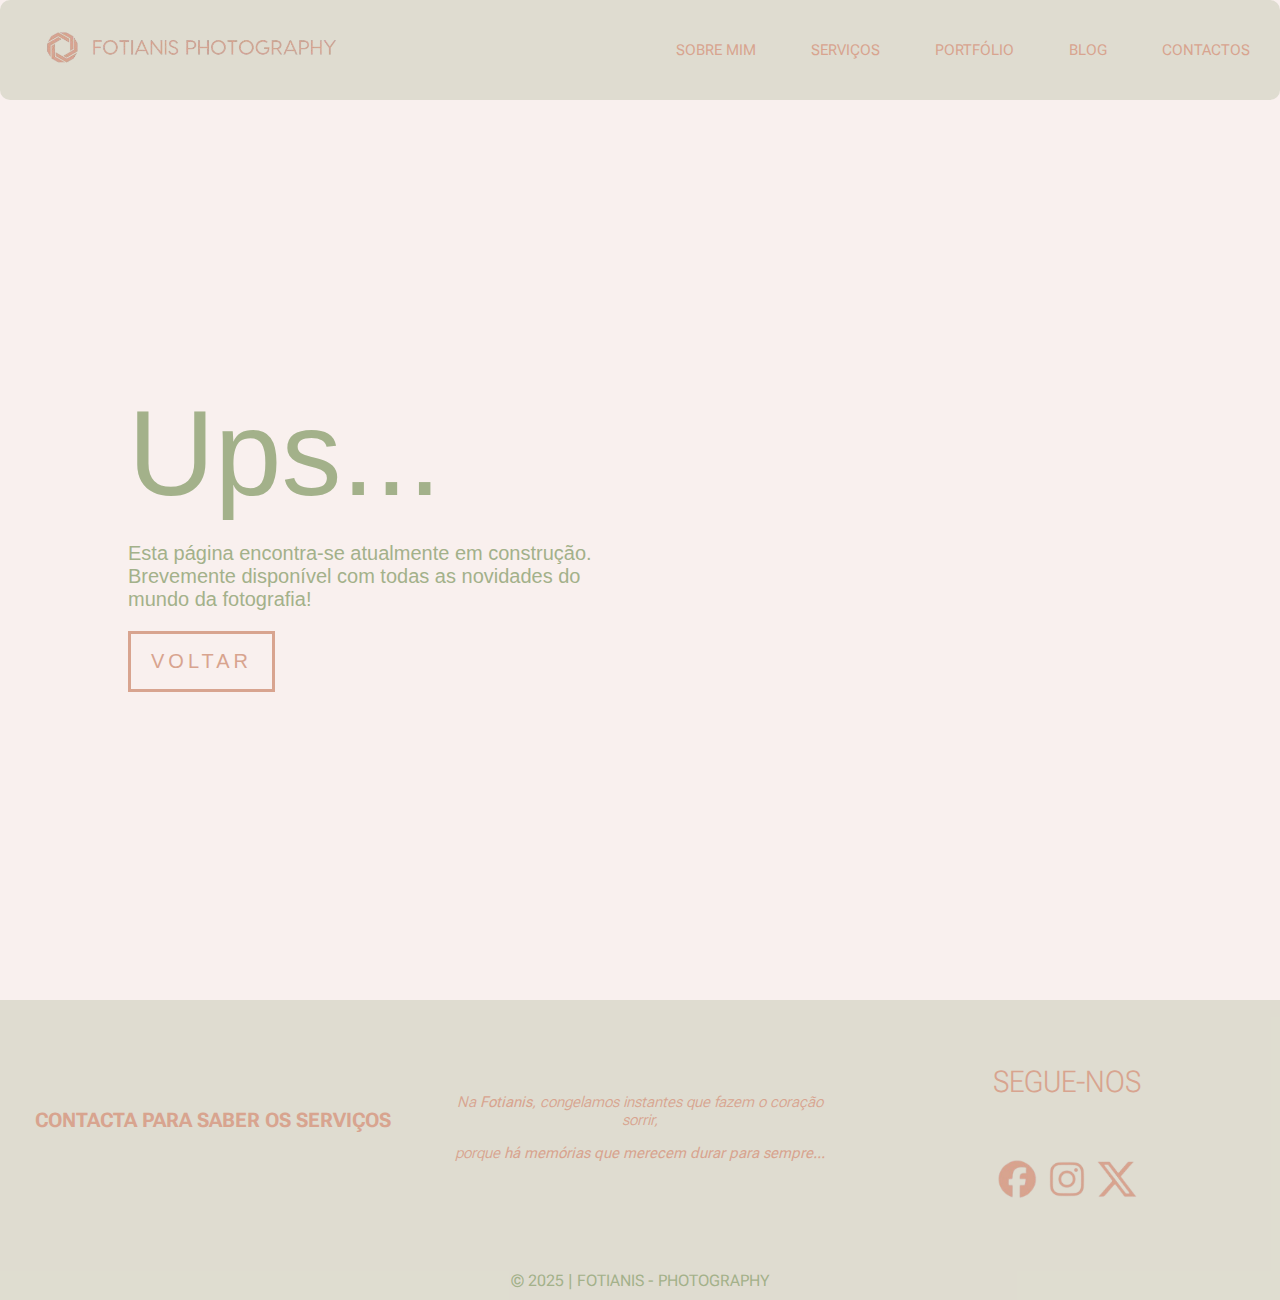
<file: blog.html>
<!DOCTYPE html>
<html lang="pt">

<head>
  <meta charset="UTF-8">
  <meta name="viewport" content="width=device-width, initial-scale=1.0">
  <title>Blog</title>

  <!-- Google Fonts: Roboto Flex e Roboto Slab -->
  <link href="https://fonts.googleapis.com/css2?family=Roboto+Flex:wght@200;400;700&display=swap" rel="stylesheet" />

  <link
    href="https://fonts.googleapis.com/css2?family=Roboto+Flex:opsz,wght@8..144,100..1000&family=Roboto+Slab:wght@100..900&display=swap"
    rel="stylesheet" />

  <!-- Font Awesome para ícones (hambúrguer, redes sociais, etc) -->
  <link rel="stylesheet" href="https://cdnjs.cloudflare.com/ajax/libs/font-awesome/6.5.0/css/all.min.css"
    integrity="sha512-..." crossorigin="anonymous" referrerpolicy="no-referrer" />

  <!-- <link rel="stylesheet" href="bootstrap.css" /> -->
  <link href="https://cdn.jsdelivr.net/npm/bootstrap@5.3.5/dist/css/bootstrap.min.css" rel="stylesheet"
    integrity="sha384-SgOJa3DmI69IUzQ2PVdRZhwQ+dy64/BUtbMJw1MZ8t5HZApcHrRKUc4W0kG879m7" crossorigin="anonymous" />

  <!-- Link CSS Principal -->
  <link rel="stylesheet" href="Css/blog.css" />
</head>

<body>
  </head>

  <body>

    <!-- NAVBAR -->
    <header>
      <div>
        <img src="Image/logo_cor.png" alt="Logotipo Fotianis" />
      </div>

      <div class="hamburguer" onclick="toggleMenu()">
        <i class="fas fa-bars"></i>
      </div>

      <ul class="nav-links">
        <li class="nav-item"><a class="nav-link" href="index.html">SOBRE MIM</a></li>
        <li class="nav-item"><a class="nav-link" href="servicos.html">SERVIÇOS</a></li>
        <li class="nav-item"><a class="nav-link" href="Portefolio.html">PORTFÓLIO</a></li>
        <li class="nav-item"><a class="nav-link" href="#">BLOG</a></li>
        <li class="nav-item"><a class="nav-link" href="Contact.html">CONTACTOS</a></li>
      </ul>
    </header>


    <!-- SECTION ERRO -->
    <section id="erro">
      <div class="wrapper">
        <h1>Ups...</h1>
        <p>Esta página encontra-se atualmente em construção. Brevemente disponível com todas as novidades do mundo da
          fotografia!</p>
        <div class="button">
          <a class="Voltar" href="index.html">Voltar</a>
        </div>
      </div>
      <div class="circulo-spinner">
        <svg class="spinner" width="65px" height="65px" viewBox="0 0 66 66" xmlns="http://www.w3.org/2000/svg">
          <circle class="path" fill="none" stroke-width="6" stroke-linecap="round" cx="33" cy="33" r="30"></circle>
        </svg>

      </div>
    </section>

    <!-- FOOTER -->
    <footer>
      <div class="row">
        <div class="rowEsquerda">contacta para saber os serviços</div>
        <div class="rowMeio">
          <div>
            <p>
              Na <b>Fotianis</b>, congelamos instantes que fazem o coração
              sorrir,
            </p>
            <p>porque <b>há memórias que merecem durar para sempre...</b></p>
          </div>
        </div>
        <div class="rowDireita">
          <p>SEGUE-NOS</p>
          <ul>
            <li>
              <img src="Image/face_logo.png" alt="Logo do Facebook" width="40px" height="40px" />
            </li>
            <li>
              <img src="Image/insta_logo.png" alt="Logo do Instagram" width="40px" height="40px" />
            </li>
            <li>
              <img src="Image/x_logo.png" alt="Logo do X" width="40px" height="40px" />
            </li>
          </ul>
        </div>
      </div>
      <div class="copyRight">© 2025 | FOTIANIS - PHOTOGRAPHY</div>
    </footer>


    <!-- Scripts - REVER INFO QUE DEVERÁ ESTAR NO DOC DE SERVICOS.JSS-->
    <script>
      function toggleMenu() {
        document.querySelector(".nav-links").classList.toggle("active");
      }
    </script>

  </body>

</html>
</file>
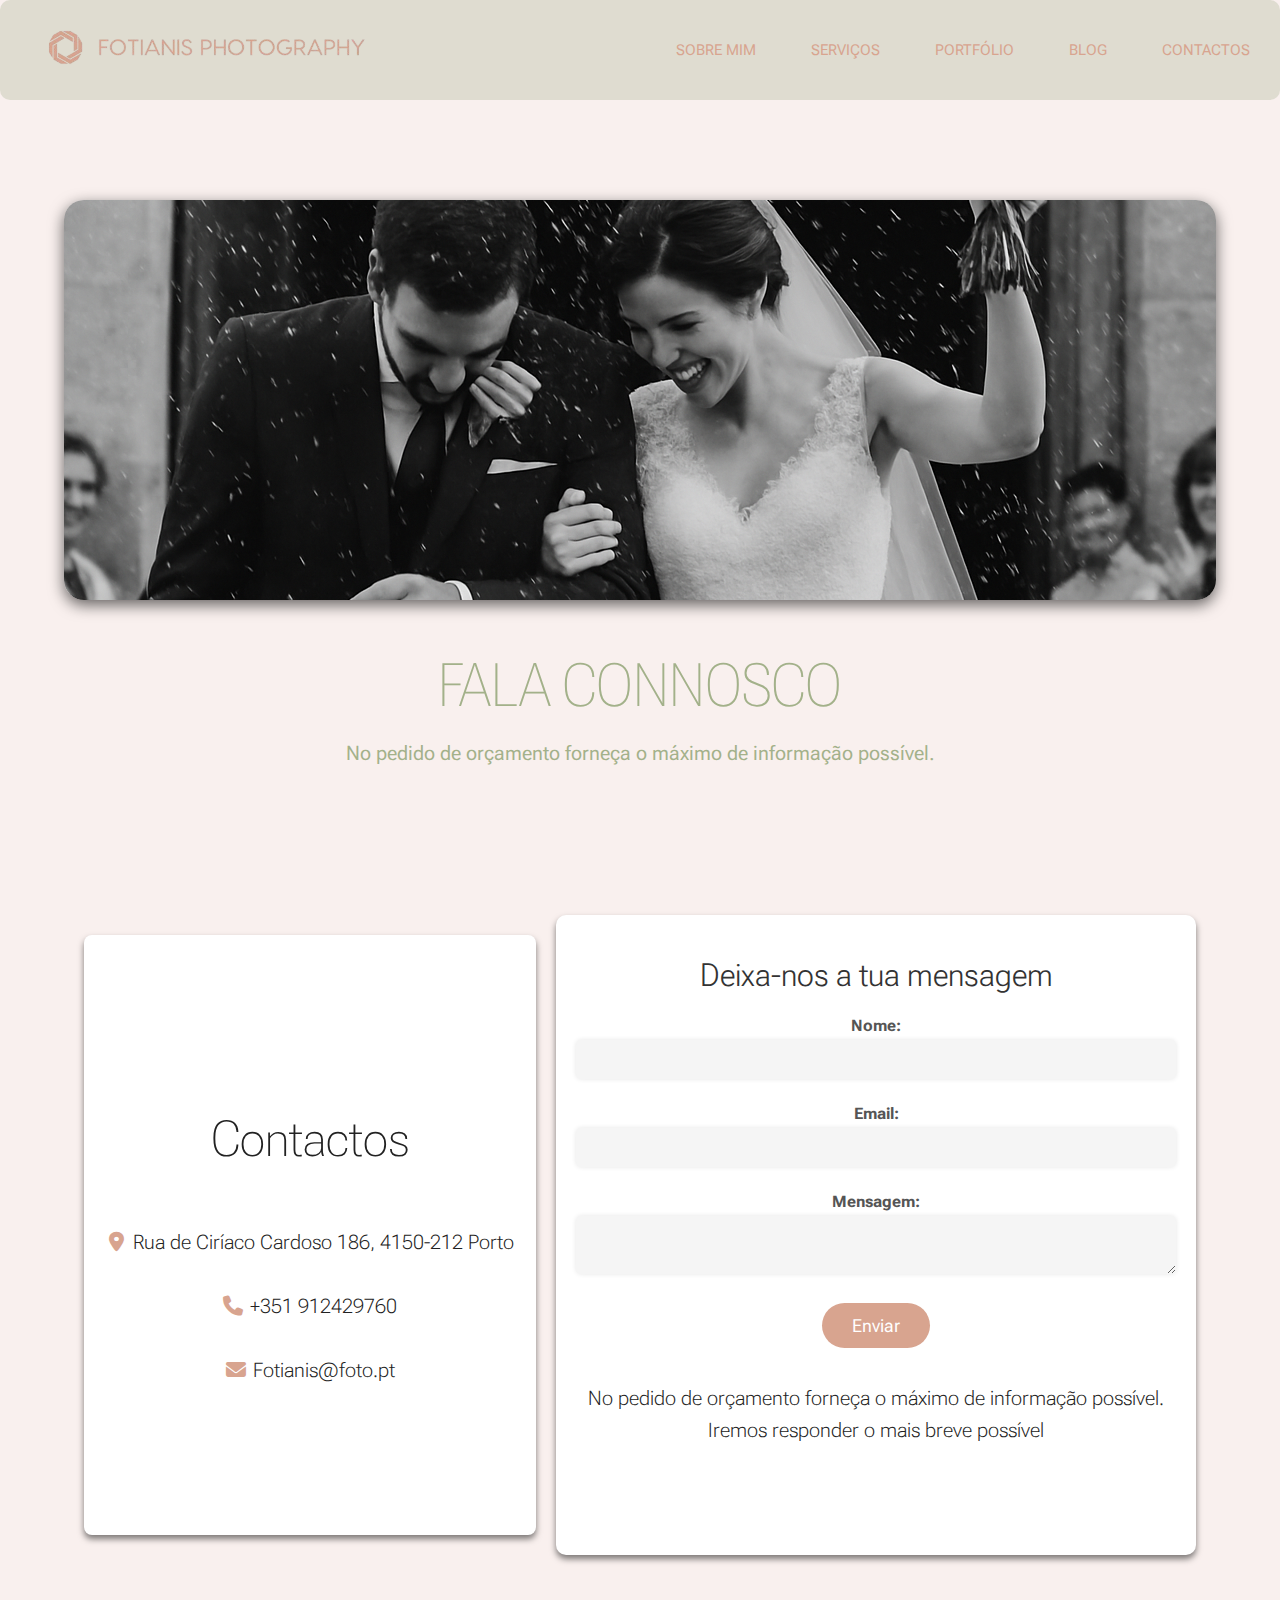
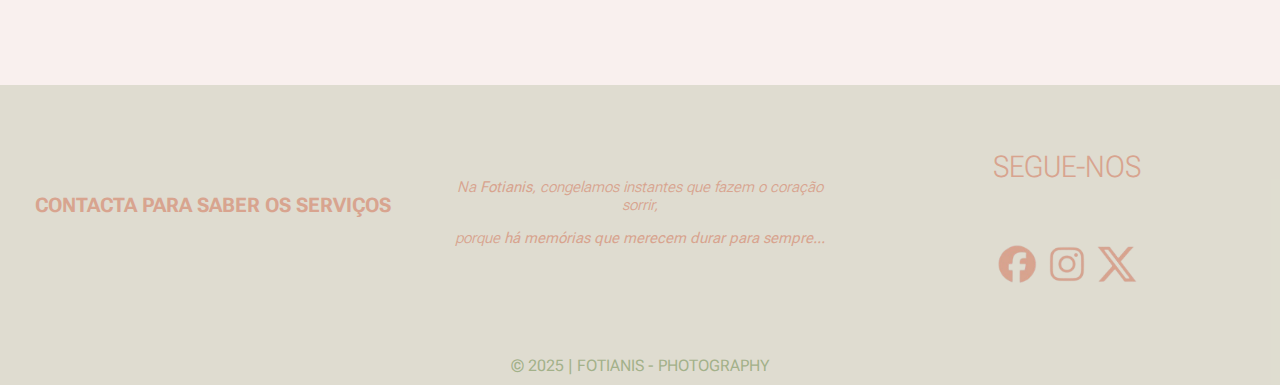
<file: Contact.html>
<!DOCTYPE html>
<html lang="pt-pt">

<head>
  <meta charset="UTF-8">
  <meta name="viewport" content="width=device-width, initial-scale=1.0">
  <title>Fotianis contactos</title>

  <!--google fonts-->
  <link href="https://fonts.googleapis.com/css2?family=Roboto+Flex:wght@200&display=swap" rel="stylesheet">
  <link href="https://fonts.googleapis.com/css2?family=Roboto+Flex:wght@300;700&display=swap" rel="stylesheet">

  <!--Font Awesome (icons)-->
  <link rel="stylesheet" href="https://cdnjs.cloudflare.com/ajax/libs/font-awesome/6.4.0/css/all.min.css">
  <!-- Font Awesome para ícones (hambúrguer, redes sociais, etc) -->
  <link rel="stylesheet" href="https://cdnjs.cloudflare.com/ajax/libs/font-awesome/6.5.0/css/all.min.css"
    integrity="sha512-..." crossorigin="anonymous" referrerpolicy="no-referrer" />
  <!--My css page -->
  <link rel="stylesheet" href="Css/contactStyle.css">
</head>

<body>
  <header>
    <div>
      <a href="index.html">
        <img src="Image/logo_cor.png" alt="Logotipo Fotianis" /></a>
    </div>
    <div class="hamburguer" onclick="toggleMenu()">
      <i class="fas fa-bars"></i>
    </div>
    <ul class="nav-links">
      <li class="nav-item"><a class="nav-link" href="index.html">SOBRE MIM</a></li>
      <li class="nav-item"><a class="nav-link" href="servicos.html">SERVIÇOS</a></li>
      <li class="nav-item"><a class="nav-link" href="Portefolio.html">PORTFÓLIO</a></li>
      <li class="nav-item"><a class="nav-link" href="blog.html">BLOG</a></li>
      <li class="nav-item"><a class="nav-link" href="#">CONTACTOS</a></li>
    </ul>
  </header>

  <div id="image"></div>
  <section id="text_section">
    <div class="section-header">
      <div class="container">
        <h2 class="animated">Fala Connosco</h2>
        <p class="text_container">No pedido de orçamento forneça o máximo de informação possível.</p>
      </div>
    </div>
  </section>

  <section id="form_contact">

    <div class="contact_left">
      <h2>Contactos</h2>
      <p><a href="https://maps.app.goo.gl/ZJTHKmKr94HguT5p7" target="_blank"><i class="fas fa-map-marker-alt"></i>
          Rua de Ciríaco Cardoso 186, 4150-212 Porto</a></p>
      <p><a href="https://wa.me/351912429760" target="_blank"><i class="fas fa-phone"></i> +351 912429760</a></p>
      <p><a href="mailto:fotianis@foto.pt"><i class="fas fa-envelope"></i> Fotianis@foto.pt</a></p>
    </div>


    <div class="form_box">

      <div class="container_form">
        <h1>Deixa-nos a tua mensagem</h1>
        <form action="https://fabform.io/f/{insert-form-id-here}" method="post">
          <div class="form-group">
            <label for="name">Nome:</label>
            <input type="text" id="name" name="name" required>
          </div>
          <div class="form-group">
            <label for="email">Email:</label>
            <input type="email" id="email" name="email" required>
          </div>
          <div class="form-group">
            <label for="message">Mensagem:</label>
            <textarea id="message" name="message" required></textarea>
          </div>
          <div class="form-group">
            <button onclick="mostrarAlerta()">Enviar</button>
          </div>
          <p class="mt-4">No pedido de orçamento forneça o máximo de informação possível. </p>
          <p class="mt-5">Iremos responder o mais breve possível</p>
      </div>



    </div>

  </section>


  <footer>
    <div class="row">
      <div class="rowEsquerda">contacta para saber os serviços</div>
      <div class="rowMeio">
        <div>
          <p>
            Na <b>Fotianis</b>, congelamos instantes que fazem o coração
            sorrir,
          </p>
          <p>porque <b>há memórias que merecem durar para sempre...</b></p>
        </div>
      </div>
      <div class="rowDireita">
        <p>SEGUE-NOS</p>
        <ul>
          <li><a href="https://www.facebook.com/" target="_blank">
              <img src="Image/face_logo.png" alt="Logo do Facebook" width="40px" height="40px" /></a>
          </li>
          <li><a href="https://www.instagram.com/" target="_blank">
              <img src="Image/insta_logo.png" alt="Logo do Instagram" width="40px" height="40px" /></a>
          </li>
          <li><a href="https://x.com/" target="_blank">
              <img src="Image/x_logo.png" alt="Logo do X" width="40px" height="40px" /></a>
          </li>
        </ul>
      </div>
    </div>
    <div class="copyRight">© 2025 | FOTIANIS - PHOTOGRAPHY</div>
  </footer>











  <script>
    function mostrarAlerta() {
      alert("Mensagem enviada com Sucesso");
    }
  </script>


  <!-- Botão "Voltar ao Topo" -->
  <a id="button" href="#" aria-label="Voltar ao topo"></a>

  <!-- Scripts -->
  <script>
    function toggleMenu() {
      document.querySelector(".nav-links").classList.toggle("active");
    }
  </script>

  <script>
    // Código em JavaScript puro para o botão "Voltar ao Topo"
    const btn = document.getElementById("button");

    window.addEventListener("scroll", () => {
      if (window.scrollY > 300) {
        btn.classList.add("show");
      } else {
        btn.classList.remove("show");
      }
    });

    btn.addEventListener("click", function (e) {
      e.preventDefault();
      window.scrollTo({
        top: 0,
        behavior: "smooth",
      });
    });
  </script>

  <!-- LINK INTERNO JS -->
  <script src="js/funcion.js"></script>


</body>

</html>
</file>
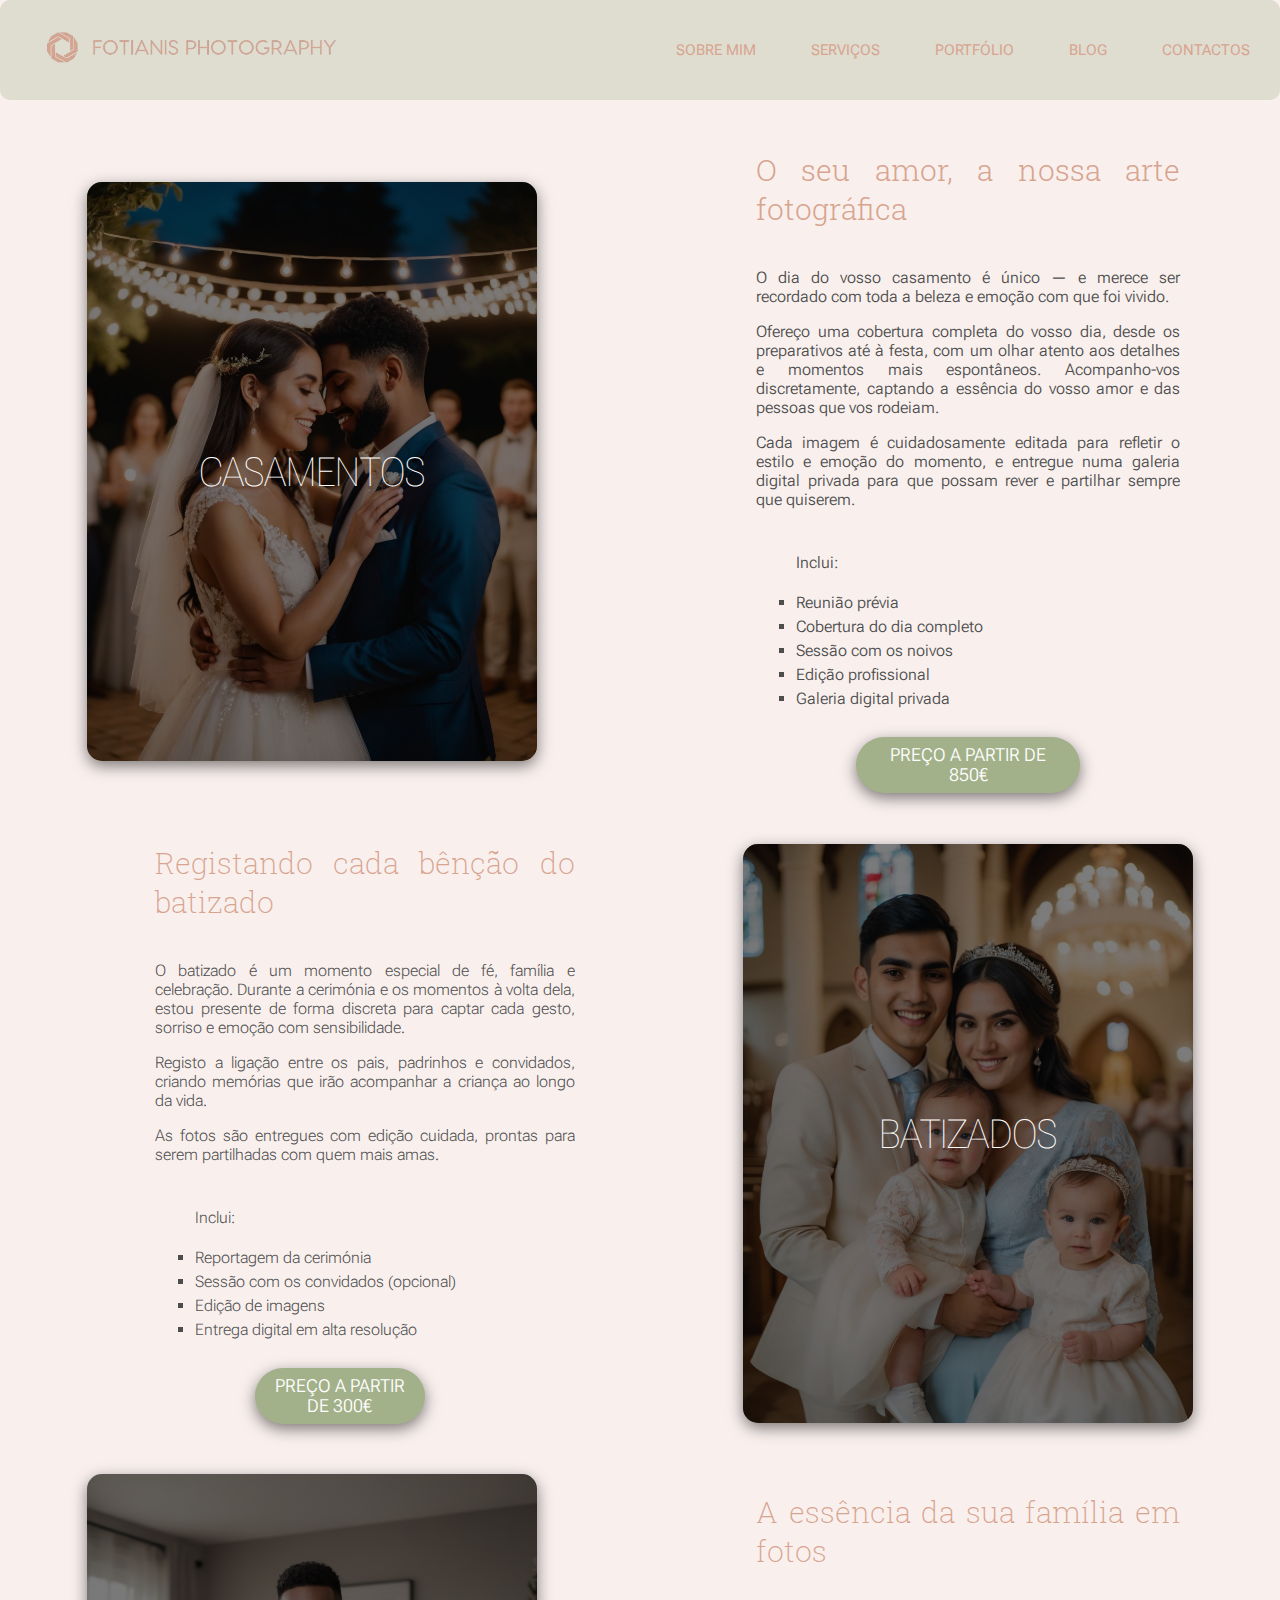
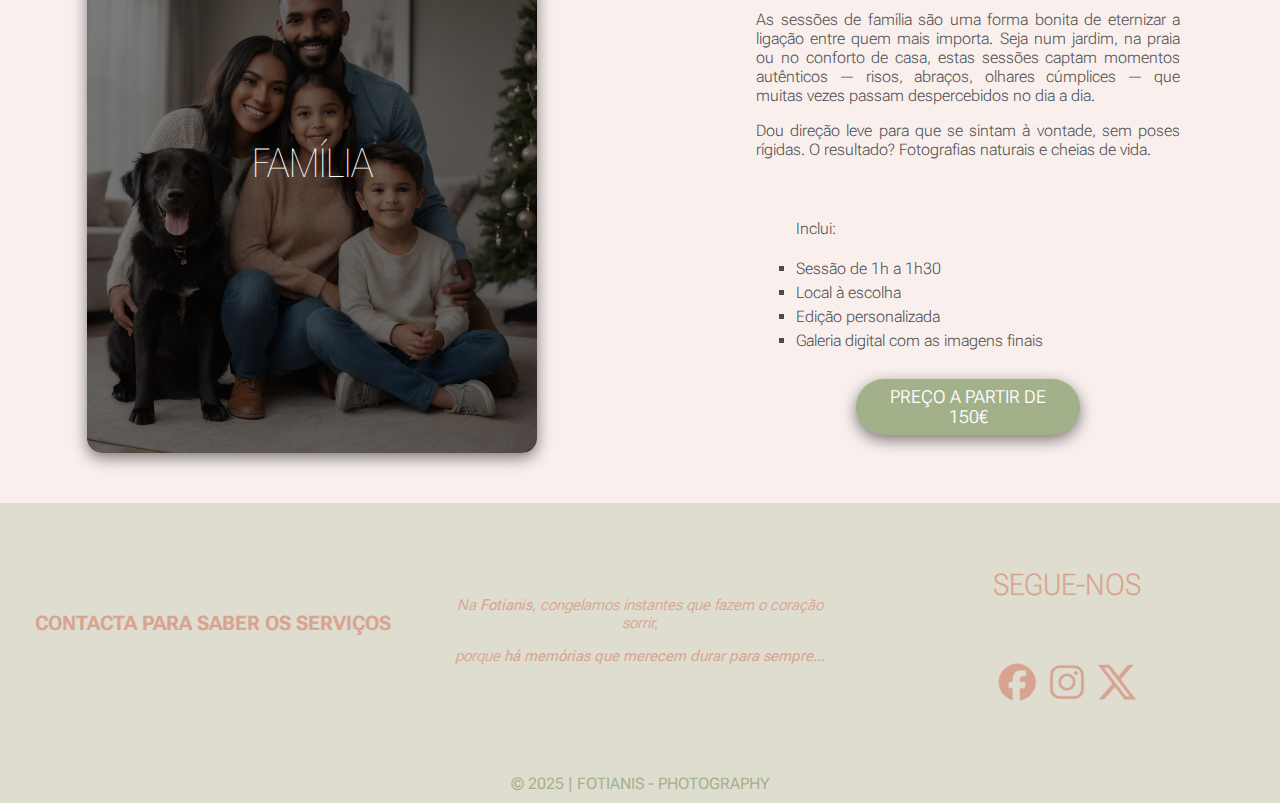
<file: servicos.html>
<!DOCTYPE html>
<html lang="pt">

<head>
  <meta charset="UTF-8" />
  <meta name="viewport" content="width=device-width, initial-scale=1.0" />
  <title>Fotianis Photography</title>

  <!-- Google Fonts: Roboto Flex e Roboto Slab -->
  <link href="https://fonts.googleapis.com/css2?family=Roboto+Flex:wght@200;400;700&display=swap" rel="stylesheet" />
  <link
    href="https://fonts.googleapis.com/css2?family=Roboto+Flex:opsz,wght@8..144,100..1000&family=Roboto+Slab:wght@100..900&display=swap"
    rel="stylesheet" />

  <!-- Font Awesome para ícones (hambúrguer, redes sociais, etc) -->
  <link rel="stylesheet" href="https://cdnjs.cloudflare.com/ajax/libs/font-awesome/6.5.0/css/all.min.css"
    integrity="sha512-..." crossorigin="anonymous" referrerpolicy="no-referrer" />

  <!-- <link rel="stylesheet" href="bootstrap.css" /> -->
  <link href="https://cdn.jsdelivr.net/npm/bootstrap@5.3.5/dist/css/bootstrap.min.css" rel="stylesheet"
    integrity="sha384-SgOJa3DmI69IUzQ2PVdRZhwQ+dy64/BUtbMJw1MZ8t5HZApcHrRKUc4W0kG879m7" crossorigin="anonymous" />

  <!-- Link CSS Principal -->
  <link rel="stylesheet" href="Css/servicos.css" />
</head>

<body>

  <!-- NAVBAR -->
  <header>
    <div>
      <img src="Image/logo_cor.png" alt="Logotipo Fotianis" />
    </div>

    <div class="hamburguer" onclick="toggleMenu()">
      <i class="fas fa-bars"></i>
    </div>

    <ul class="nav-links">
      <li class="nav-item"><a class="nav-link" href="index.html">SOBRE MIM</a></li>
      <li class="nav-item"><a class="nav-link" href="#">SERVIÇOS</a></li>
      <li class="nav-item"><a class="nav-link" href="Portefolio.html">PORTFÓLIO</a></li>
      <li class="nav-item"><a class="nav-link" href="blog.html">BLOG</a></li>
      <li class="nav-item"><a class="nav-link" href="Contact.html">CONTACTOS</a></li>
    </ul>
  </header>


  <main class="corpo">

    <!-- SECÇÃO CASAMENTOS -->
    <section class="casamentos">
      <div class="imagem-casamento">
        <div class="imagem-overlay-container">
          <img src="Image/FOTOS/casamentos/image (4).png" alt="Fotografia-casal" class="foto-casamento" />
          <div class="overlay"></div>
          <div class="overlay-text">CASAMENTOS</div>
        </div>
      </div>
      <div class="texto-casamento">
        <div class="titulo-casamento">
          O seu amor, a nossa arte fotográfica
        </div>
        <div class="frase-casamento">
          O dia do vosso casamento é único — e merece ser recordado com toda a
          beleza e emoção com que foi vivido.
          <p>
            Ofereço uma cobertura completa do vosso dia, desde os preparativos
            até à festa, com um olhar atento aos detalhes e momentos mais
            espontâneos. Acompanho-vos discretamente, captando a essência do
            vosso amor e das pessoas que vos rodeiam.
          </p>
          Cada imagem é cuidadosamente editada para refletir o estilo e emoção
          do momento, e entregue numa galeria digital privada para que possam
          rever e partilhar sempre que quiserem.
        </div>
        <div class="lista-casamento">
          <ul>
            <p>Inclui:</p>
            <li>Reunião prévia</li>
            <li>Cobertura do dia completo</li>
            <li>Sessão com os noivos</li>
            <li>Edição profissional</li>
            <li>Galeria digital privada</li>
          </ul>
        </div>
        <span class="preco">Preço a partir de 850€</span>
      </div>
    </section>

    <!-- SECÇÃO BATIZADOS -->
    <section class="batizados">
      <div class="imagem-batizado">
        <div class="imagem-overlay-container">
          <img src="Image/FOTOS/baptizado/image (1).png" alt="Fotografia-batizado" class="foto-batizado" />
          <div class="overlay"></div>
          <div class="overlay-text">BATIZADOS</div>
        </div>
      </div>
      <div class="texto-batizado">
        <div class="titulo-batizado">Registando cada bênção do batizado</div>
        <div class="frase-batizado">
          O batizado é um momento especial de fé, família e celebração.
          Durante a cerimónia e os momentos à volta dela, estou presente de
          forma discreta para captar cada gesto, sorriso e emoção com
          sensibilidade.
          <p>
            Registo a ligação entre os pais, padrinhos e convidados, criando
            memórias que irão acompanhar a criança ao longo da vida.
          </p>
          As fotos são entregues com edição cuidada, prontas para serem
          partilhadas com quem mais amas.
        </div>
        <div class="lista-batizado">
          <ul>
            <p>Inclui:</p>
            <li>Reportagem da cerimónia</li>
            <li>Sessão com os convidados (opcional)</li>
            <li>Edição de imagens</li>
            <li>Entrega digital em alta resolução</li>
          </ul>
        </div>
        <span class="preco">Preço a partir de 300€</span>
      </div>
    </section>

    <!-- SECÇÃO FAMÍLIA -->
    <section class="familia">
      <div class="imagem-familia">
        <div class="imagem-overlay-container">
          <img src="Image/FOTOS/fam/image (14).png" alt="Fotografia-familia" class="foto-familia" />
          <div class="overlay"></div>
          <div class="overlay-text">FAMÍLIA</div>
        </div>
      </div>
      <div class="texto-familia">
        <div class="titulo-familia">A essência da sua família em fotos</div>
        <div class="frase-familia">
          As sessões de família são uma forma bonita de eternizar a ligação
          entre quem mais importa. Seja num jardim, na praia ou no conforto de
          casa, estas sessões captam momentos autênticos — risos, abraços,
          olhares cúmplices — que muitas vezes passam despercebidos no dia a
          dia.
          <p>
            Dou direção leve para que se sintam à vontade, sem poses rígidas.
            O resultado? Fotografias naturais e cheias de vida.
          </p>
        </div>
        <div class="lista-familia">
          <ul>
            <p>Inclui:</p>
            <li>Sessão de 1h a 1h30</li>
            <li>Local à escolha</li>
            <li>Edição personalizada</li>
            <li>Galeria digital com as imagens finais</li>
          </ul>
        </div>
        <span class="preco">Preço a partir de 150€</span>
      </div>
    </section>
  </main>

  <footer>
    <div class="row">
      <div class="rowEsquerda">contacta para saber os serviços</div>
      <div class="rowMeio">
        <div>
          <p>
            Na <b>Fotianis</b>, congelamos instantes que fazem o coração
            sorrir,
          </p>
          <p>porque <b>há memórias que merecem durar para sempre...</b></p>
        </div>
      </div>
      <div class="rowDireita">
        <p>SEGUE-NOS</p>
        <ul>
          <li> <a href="https://www.facebook.com/" target="_blank"><img src="Image/face_logo.png" alt="Logo do Facebook"
                width="40px" height="40px" /></a>
          </li>
          <li>
            <a href="https://www.instagram.com/" target="_blank"> <img src="Image/insta_logo.png"
                alt="Logo do Instagram" width="40px" height="40px" />
            </a>
          </li>
          <li><a href="https://x.com/" target="_blank"><img src="Image/x_logo.png" alt="Logo do X" width="40px"
                height="40px" /></a>
          </li>
        </ul>
      </div>
    </div>
    <div class="copyRight">© 2025 | FOTIANIS - PHOTOGRAPHY</div>
  </footer>

  <!--JS BS-->
  <script src="https://cdn.jsdelivr.net/npm/bootstrap@5.3.5/dist/js/bootstrap.bundle.min.js"
    integrity="sha384-k6d4wzSIapyDyv1kpU366/PK5hCdSbCRGRCMv+eplOQJWyd1fbcAu9OCUj5zNLiq"
    crossorigin="anonymous"></script>



  <!-- Botão "Voltar ao Topo" -->
  <a id="button" href="#" aria-label="Voltar ao topo"></a>

  <!-- Scripts - REVER INFO QUE DEVERÁ ESTAR NO DOC DE SERVICOS.JSS-->
  <script>
    function toggleMenu() {
      document.querySelector(".nav-links").classList.toggle("active");
    }
  </script>

  <!-- LINK DOCUMENTO SERVICOS.JS -->
  <script src="js/servicos.js"></script>
</body>

</html>
</file>
<file: Css/blog.css>
/*GERAL*/
* {
    box-sizing: border-box;
  }
  
  html{
      background-color: #f9f0ee;
  }
  
  body {
    height: 100%;
    margin: 0;
    padding: 0;
    background-color: #f9f0ee;
  }
  
  
  /* CABEÇALHO COM LOGO & NAVBAR LINKS */
  header {
    background-color: rgba(163, 177, 138, 0.3);
    height: 100px;
    text-decoration: none;
    display: flex;
    justify-content: space-between;
    align-items: center;
    position: relative;
    border-radius: 10px;
  }
  
  /* LOGOTIPO */
  header img {
    width: 350px;
    padding-left: 30px;
    max-width: 350px;
  }
  
  /* LINKS DA NAVBAR */
  .nav-links {
    font-family: "Roboto Flex", sans-serif;
    font-size: 15px;
    font-weight: 400;
    display: flex;
    list-style: none;
    margin: 0;
    padding-right: 20px;
    gap: 35px;
  }
  
  .nav-item {
    margin: 0 10px;
  }
  
  .nav-link {
    color: #d8a48f;
    text-decoration: none;
  }
  
  /* MENU HAMBURGUER */
  .hamburguer {
    display: none;
    padding-right: 20px;
    font-size: 26px;
    cursor: pointer;
    color: #A3B18A;
  }

  /*SECÇÃO ERRO*/
#erro {
  display: flex;
  flex-direction: row;
  align-items: center;
  justify-content: center;
  background: #f9f0ee;
  min-width: 275px;
  height: 100vh;
  margin: 0 10vw;
  color: #A3B18A;
  font-family: 'Roboto', sans-serif;
  gap: 2rem;
  padding: 2rem 0;
  flex-wrap: wrap;
}

*, ::before, ::after {
  box-sizing: border-box;
}

.wrapper {
  flex-grow: 2;
  width: 40vw;
  max-width: 500px;
  margin: 0 auto;
  margin-left: 0px;
  font-size: 20px;
}

.circulo-spinner {
  margin-right: 300px;
}

h1 {
  margin: 0;
  font-size: 6em;
  font-weight: 100;
}

.Voltar {
  display: inline-block;
  padding: 0.8em 1em;
  margin-right: 1em;
  margin-bottom: 1em;
  border: 3px solid #d8a48f;
  color: #d8a48f;
  font-weight: 500;
  text-transform: uppercase;
  text-decoration: none;
  letter-spacing: 0.2em;
  position: relative;
  overflow: hidden;
  transition: color 0.3s;
  z-index: 0;
  background: none;
  cursor: pointer;
}

.Voltar::before {
  content: '';
  background: #A3B18A;
  height: 100%;
  width: 100%;
  position: absolute;
  top: -100%;
  left: 0;
  transition: top 0.3s;
  z-index: -1;
}

.Voltar:hover {
  color: #E3F2FD;
}

.Voltar:hover::before {
  top: 0;
}


/* RODAPÉ */
footer {
    font-family: "Roboto Flex", sans-serif;
    background-color: rgba(163, 177, 138, 0.3);
    height: 300px;
    display: flex;
    flex-direction: column;
    width: 100%;
    margin-bottom: 0;
  }
  
  .row {
    display: flex;
    min-height: 80%;
    width: 100%;
  }
  
  .rowEsquerda,
  .rowMeio,
  .rowDireita {
    flex: 1;
    padding: 0 15px;
  }
  
  .rowEsquerda {
    display: flex;
    justify-content: center;
    align-items: center;
    text-transform: uppercase;
    font-size: 20px;
    font-weight: 700;
    color: #d8a48f;
  }
  
  .rowMeio {
    display: flex;
    justify-content: center;
    align-items: center;
    text-align: center;
    font-size: 15px;
    font-weight: 300;
    font-style: italic;
    color: #d8a48f;
  }
  
  .rowMeio p {
    margin-bottom: 0;
  }
  
  .rowDireita {
    display: flex;
    justify-content: center;
    align-items: center;
    flex-direction: column;
    font-size: 30px;
    font-weight: 300;
    color: #d8a48f;
  }
  
  .rowDireita p {
    display: flex;
    justify-content: center;
    align-items: center;
  }
  
  .rowDireita ul {
    display: flex;
    justify-content: center;
    align-items: center;
    list-style: none;
    margin-bottom: 0;
    padding-left: 0;
    gap: 10px;
  }
  
  .copyRight {
    display: flex;
    justify-content: center;
    align-items: end;
    height: 20%;
    padding-bottom: 10px;
    font-family: "Roboto Flex", sans-serif;
    color: #A3B18A;
  }
  

  
  /* SPINNER */
  
  .spinner {
    animation: rotator 1.4s linear infinite;
  }
  
  @keyframes rotator {
    0% {
      transform: rotate(0deg);
    }
    100% {
      transform: rotate(270deg);
    }
  }
  
  .path {
    stroke-dasharray: 187;
    stroke-dashoffset: 0;
    transform-origin: center;
    animation:
      dash 1.4s ease-in-out infinite,
      colors 5.6s ease-in-out infinite;
  }
  
  @keyframes colors {
    0% {
      stroke: #4285F4;
    }
    25% {
      stroke: #DE3E35;
    }
    50% {
      stroke: #F7C223;
    }
    75% {
      stroke: #1B9A59;
    }
    100% {
      stroke: #4285F4;
    }
  }
  
  @keyframes dash { /*permite descontinuar o spinner para ter movimento fluído*/
    0% {
      stroke-dashoffset: 187;
    }
    50% {
      stroke-dashoffset: 46.75;
      transform: rotate(135deg);
    }
    100% {
      stroke-dashoffset: 187;
      transform: rotate(450deg);
    }
  }
  
  /* NAVBAR RESPONSIVO*/
@media (max-width: 1000px) {
    header {
      flex-wrap: wrap;
    }
  
    .nav-links {
      display: none;
      flex-direction: column;
      align-items: flex-start;
      position: absolute;
      top: 100px;
      left: 0;
      width: 100%;
      background-color: white;
      padding: 20px;
      z-index: 1000;
    }
  
    .nav-links.active {
      display: flex;
    }
  
    .nav-item {
      margin: 10px 0;
    }
  
    .hamburguer {
      display: block;
      color:  #d8a48f;
    }
  }
  
  @media (max-width: 780px) {
/*HEADER RESPONSIVO*/
    header {
      height: 80px;
      padding: 0 15px;
    }
    
    header img {
      width: 250px;
      padding-left: 10px;
    }
    
    .nav-links {
      gap: 20px;
      padding-right: 10px;
    }
}

/* Responsividade para mobile */
@media (max-width: 768px) {
  #erro {
    flex-direction: column-reverse;
    justify-content: center;
    margin: 0 5vw;
    text-align: center;
    gap: 1.5rem;
  }

  .wrapper {
    display: flex;
    flex-direction: column;
    justify-content: center;
    width: 90vw;
    margin-left: 0;
    margin-top: 0;
    margin-bottom: 0;
  }

  h1 {
    font-size: 3em;
  }

  .circulo-spinner {
    margin: 0 auto;
    margin-top: 50px;
  }


}

@media (max-width: 780px) {
    /* FOOTER RESPONSIVO */
      footer {
        height: auto;
        padding: 20px 0;
      }
      
      .row {
        flex-direction: column;
        gap: 30px;
        padding: 20px 0;
      }
      
      .rowEsquerda, 
      .rowMeio, 
      .rowDireita {
        padding: 0 20px;
        text-align: center;
      }
      
      .rowEsquerda {
        font-size: 18px;
        order: 1;
      }
      
      .rowMeio {
        font-size: 14px;
        order: 3;
        margin-top: 0;
      }
      
      .rowDireita {
        font-size: 18px;
        order: 2;  
      }
      
      .copyRight {
        padding: 15px 0;
        font-size: 14px;
      }
    }
</file>
<file: Css/contactStyle.css>
body {
    background-color: #f9f0ee;
    font-family: "Roboto Flex", sans-serif;
    margin: 0;
    
}


/* CABEÇALHO COM LOGO & NAVBAR LINKS */
header {
  background-color: rgba(163, 177, 138, 0.3);
  height: 100px;
  text-decoration: none;
  display: flex;
  justify-content: space-between;
  align-items: center;
  position: relative;
  border-radius: 10px;
  
  
}

/* LOGOTIPO */
header img {
  width: 350px;
  padding-left: 30px;
  max-width: 350px;
}

/* LINKS DA NAVBAR */
.nav-links {
  font-family: "Roboto Flex", sans-serif;
  font-size: 15px;
  font-weight: 400;
  display: flex;
  list-style: none;
  margin: 0;
  padding-right: 20px;
  gap: 35px;
}

.nav-item {
  margin: 0 10px;
}

.nav-link {
  color: #d8a48f;
  text-decoration: none;
}

/* MENU HAMBURGUER */
.hamburguer {
  display: none;
  padding-right: 20px;
  font-size: 26px;
  cursor: pointer;
  color: black;
}


/*LIGADO AO JS - BOTÃO VOLTAR AO TOPO*/
#button {
  display: inline-block;
  background-color: #a3b18a;
  width: 50px;
  height: 50px;
  text-align: center;
  border-radius: 50px;
  position: fixed;
  bottom: 30px;
  right: 30px;
  transition: background-color 0.3s, opacity 0.5s, visibility 0.5s;
  opacity: 0;
  visibility: hidden;
  z-index: 1000;
}

#button::after {
  content: "\f077";
  font-family: FontAwesome;
  font-weight: normal;
  font-style: normal;
  font-size: 2em;
  line-height: 50px;
  color: #fff;
}
#button:hover {
  cursor: pointer;
  background-color: #d8a48f;
}
#button:active {
  background-color: #d8a48f;
}
#button.show {
  opacity: 1;
  visibility: visible;
}


/* NAVBAR*/
@media (max-width: 1000px) {
  header {
    flex-wrap: wrap;
  }

  .nav-links {
    display: none;
    flex-direction: column;
    align-items: flex-start;
    position: absolute;
    top: 100px;
    left: 0;
    width: 100%;
    background-color: white;
    padding: 20px;
    z-index: 1000;
  }

  .nav-links.active {
    display: flex;
  }

  .nav-item {
    margin: 10px 0;
  }

  .hamburguer {
    display: block;
  }
}

@media (max-width: 780px) {
  /* HEADER */
  header {
    height: 80px;
    padding: 0 15px;
  }
  
  header img {
    width: 250px;
    padding-left: 10px;
  }
  
  .nav-links {
    gap: 20px;
    padding-right: 10px;
  }}





#image {
    width: 90%;
    max-width: 1440px;
    height: 400px;
    background-image: url("../Image/weddingPhotoContact.png");
    
    background-repeat: no-repeat;
    background-position: center;

    margin-left: auto;
    margin-right: auto;
    margin-top: 100px;
    border-radius: 20px;
    box-shadow: 0 5px 15px rgba(0, 0, 0, 0.6);

}

#text_section{
    width: 90%;
    max-width: 1440px;
    margin-left: auto;
    margin-right: auto;
    text-align: center;
    overflow: hidden;
}

.section-header h2 {
    font-size: 90px;
    color: #a3b18a;
    margin-top: 50px;
    margin-bottom: 20px;
    font-family: 'Roboto Flex', sans-serif;
   
    text-transform: uppercase;
    
    font-size: 60px;
    font-weight: 200;
}
 /* Animation from "CODE-PEN*/
@keyframes animation {
    from {
        letter-spacing: 42px;
    }

    to {
        letter-spacing: 0px;
    }
}

.animated {
    animation: animation 3s;
}

.text_container{
    font-size: 20px;
    font-family: 'Roboto Flex', sans-serif;
    font-weight: 200px;
    color: #a3b18a;

}

#form_contact{
    margin-top: 50px;
    margin-bottom: 50px;
    width: 90%;
    display: flex;
    max-width: 1440px;
    margin-left: auto;
    margin-right: auto;
    text-align: center;
    overflow: hidden;
    height: 800px;
    flex-direction: row;
    justify-content: space-between;
    align-items: center;
   
}



.contact_left{
    height: 600px;
    width: 600px;
    justify-content: center;
    align-items: center;
    display: flex;
    flex-direction: column;
    border-radius: 8px;
    box-shadow: 0 4px 6px rgba(0,0,0,0.5);
    margin-left: 20px;
    background-color: white;
    
  
    
}

h2{
    font-size: 50px;
    font-family:'Roboto Flex', sans-serif ;
    font-weight: 200;
    color: #222;
    
}
#form_contact p{
    font-size: 20px;
    font-family:'Roboto Flex', sans-serif ;
    font-weight: 200;
    color: #222;
    
}


 i {
    width: 20px;      
    text-align: center; 
    margin-right: 2px; 
    color: #d8a48f;  
    font-size: 20px;   
  }

  a{
    text-decoration: none;
    color: #222;
  }




/*form*/


.container_form {
    
    padding: 20px;
    border-radius: 10px;
    box-shadow: 0 4px 6px rgba(0,0,0,0.5);
    max-width: 600px;
    width: 100%;
    text-align: center;
    margin-right: 20px;
    margin-left: 20px;
    height: 600px;
    width: 600px;
    font-family:'Roboto Flex', sans-serif ;
    background-color: white;
   
}

h1 {
    color: #333;
    font-family:'Roboto Flex', sans-serif ;
    font-weight: 300;
}

.form-group {
    margin-bottom: 25px;
    position: relative;
    font-family:'Roboto Flex', sans-serif ;
}

label {
    display: block;
    font-weight: bold;
    margin-bottom: 5px;
    color: #555;
    font-family:'Roboto Flex', sans-serif ;
}

input, textarea {
    width: calc(100% - 20px);
    padding: 10px;
    border: none;
    border-radius: 5px;
    font-size: 16px;
    background-color: #f5f5f5;
    box-shadow: 0 0 5px rgba(0,0,0,0.1);
    font-family:'Roboto Flex', sans-serif ;
}

input:focus, textarea:focus {
    outline: none;
    background-color: #e0e0e0;
}

button {
    background-color:#d8a48f;
    color: white;
    padding: 12px 30px;
    font-size: 18px;
    border: none;
    border-radius: 25px;
    cursor: pointer;
    transition: background-color 0.3s ease;
    font-family:'Roboto Flex', sans-serif ;
}

button:hover {
    background-color: #e74c4f;
}

.mt-4{
    margin-top: 50px;
    font-size: 15px;
    line-height: 0;
}

.mt-5{
    margin-top:20px;
    font-size: 15px;
    
}



/* Ajustes para telas menores que 530px */

@media screen and (max-width: 1100px) {

  body{
    align-items: center;
    justify-content: center;
  }
    
    #image {
        height: 200px;
        margin-top: 60px;
    }
    
    .section-header h2 {
        align-items: center;
        font-size: 40px;
        margin-top: 30px;
        margin-bottom: 10px;
    }
    
    .text_container, p {
        font-size: 15px;
    }
    
    h2 {
        font-size: 30px;
    }
    
    .container_form h1 {
        font-size: 24px;
        
    }
    
    #form_contact {
        margin-top: 30px;
        margin-bottom: 30px;
        flex-direction: column;
        margin-right: 10px;
    }
    
    .contact_left, .container_form {
        width: 95%;
        padding: 20px;
        margin-left: 0;
        margin-right: 0;
        margin-top: 10px;
        margin-bottom: 20px;
    }

    
    input, textarea {
        width: calc(100% - 20px);
    }
    
    .mt-4, .mt-5 {
        margin-top: 15px;
        line-height: 1.3;
    }

   
 

}



/*RODAPÉ*/
footer {
  font-family: "Roboto Flex", sans-serif;
  background-color: rgba(163, 177, 138, 0.3);
  height: 300px;
  display: flex;
  flex-direction: column;
  width: 100%;
}

.row {
  display: flex;
  min-height: 80%;
  width: 100%;
}

.rowEsquerda,
.rowMeio,
.rowDireita {
  flex: 1;
  padding: 0 15px;
}
.rowEsquerda {
  display: flex;
  justify-content: center;
  align-items: center;
  text-transform: uppercase;
  font-size: 20px;
  font-weight: 700;
  color: #d8a48f;
}


.rowMeio {
  display: flex;
  justify-content: center;
  align-items: center;
  text-align: center;
  font-size: 15px;
  font-weight: 300;
  font-style: italic;
  color: #d8a48f;
}

.rowMeio p {
  margin-bottom: 0;
}

.rowDireita {
  display: flex;
  justify-content: center;
  align-items: center;
  flex-direction: column;
  font-size: 30px;
  font-weight: 300;
  color: #d8a48f;
}

.rowDireita p {
  display: flex;
  justify-content: center;
  align-items: center;
}

.rowDireita ul {
  display: flex;
  justify-content: center;
  align-items: center;
  list-style: none;
  margin-bottom: 0;
  padding-left: 0;
  gap: 10px;
}

.copyRight {
  display: flex;
  justify-content: center;
  align-items: end;
  height: 20%;
  padding-bottom: 10px;
  font-family: "Roboto Flex", sans-serif;
  color: #a3b18a;
}


@media (max-width: 780px) {
  /* FOOTER */
    footer {
      height: auto;
      padding: 20px 0;
    }
    
    .row {
      flex-direction: column;
      gap: 30px;
      padding: 20px 0;
    }
    
    .rowEsquerda, 
    .rowMeio, 
    .rowDireita {
      padding: 0 20px;
      text-align: center;
    }
    
    .rowEsquerda {
      font-size: 18px;
      order: 1;
    }
    
    .rowMeio {
      font-size: 14px;
      order: 3;
    }
    
    .rowDireita {
      font-size: 18px;
      order: 2;
      color: #d8a48f;
    }
    
    .copyRight {
      padding: 15px 0;
      font-size: 14px;
    }
  }
</file>
<file: Css/servicos.css>
/*GERAL*/
* {
  box-sizing: border-box;
}

html{
    background-color: #f9f0ee;
}

body {
  height: 100%;
  margin: 0;
  padding: 0;
  background-color: #f9f0ee;
}


/* CABEÇALHO COM LOGO & NAVBAR LINKS */
header {
  background-color: rgba(163, 177, 138, 0.3);
  height: 100px;
  text-decoration: none;
  display: flex;
  justify-content: space-between;
  align-items: center;
  position: relative;
  border-radius: 10px;
}

/* LOGOTIPO */
header img {
  width: 350px;
  padding-left: 30px;
  max-width: 350px;
}

/* LINKS DA NAVBAR */
.nav-links {
  font-family: "Roboto Flex", sans-serif;
  font-size: 15px;
  font-weight: 400;
  display: flex;
  list-style: none;
  margin: 0;
  padding-right: 20px;
  gap: 35px;
}

.nav-item {
  margin: 0 10px;
}

.nav-link {
  color: #d8a48f;
  text-decoration: none;
}

/* MENU HAMBURGUER */
.hamburguer {
  display: none;
  padding-right: 20px;
  font-size: 26px;
  cursor: pointer;
  color: #d8a48f;
}
  
/*LIGADO AO JS - BOTÃO VOLTAR AO TOPO*/
#button {
  display: inline-block;
  background-color: #a3b18a;
  width: 50px;
  height: 50px;
  text-align: center;
  text-decoration: none;
  border-radius: 50%;
  position: fixed;
  bottom: 30px;
  right: 30px;
  transition: background-color 0.3s, opacity 0.5s, visibility 0.5s;
  opacity: 0;
  visibility: hidden;
  z-index: 1000;
}

#button::after {
  content: "\f077";
  font-family: FontAwesome;
  font-weight: 900;
  font-style: 20px;
  font-size: 2em;
  line-height: 50px;
  color: #fff;
}
#button:hover {
  cursor: pointer;
  background-color: #d8a48f;
  transform: translateY(-5px);
}
#button:active {
  background-color: #d8a48f;
}
#button.show {
  opacity: 1;
  visibility: visible;
}

/*SECÇÃO CASAMENTOS*/
.casamentos {
  display: flex;
  flex-direction: row; /* imagem ao lado do texto */
  align-items: center;
  gap: 2rem;
  margin-top: 50px;
}

.casamentos .imagem-casamento,
.casamentos .texto-casamento {
  flex: 1 1 50%; /* Cada um ocupa metade do espaço disponível */
}

.imagem-casamento {
  /*Imagem centrada dentro da div*/
  display: flex;
  align-items: center;
  justify-content: center;
}

.texto-casamento {
  gap: 10px;
  display: flex;
  flex-direction: column;
  justify-content: center;
  font-family: "Roboto Flex", sans-serif;
  font-weight: 300; /*Modelo ExtraLight do Google Fonts */
  text-align: justify;
  color: #4d4d4d;
}

.titulo-casamento {
  margin-left: 100px;
  margin-right: 100px;
  color: #d8a48f;
  font-family: "Roboto Slab", serif;
  font-size: 30px;
  margin-bottom: 30px;
}

.frase-casamento {
  display: flex;
  flex-direction: column;
  justify-content: center;
  align-items: center;
  margin-left: 100px;
  margin-right: 100px;
}

.lista-casamento {
  display: flex;
  flex-direction: column;
  margin-left: 100px;
  margin-right: 100px;
  line-height: 1.5;
}

.preco {
  /*comum à secção casamentos, batizados e família*/
  font-family: "Roboto Flex", sans-serif;
  font-size: 1.1rem;
  font-weight: 300;
  text-transform: uppercase;
  background-color: #a3b18a;
  color: white;
  display: inline-block;
  padding: 8px 16px;
  border-radius: 999px;
  box-shadow: 0 2px 8px rgba(0, 0, 0, 0.1);
  margin-left: 200px;
  margin-right: 200px;
  text-align: center;
  box-shadow: 0 5px 15px rgba(0, 0, 0, 0.5);
}


ul {
  list-style-type: square; /* estiliza pontos lista para quadrados */
}

/*OVERLAY IMAGEM + TEXTO CASAMENTOS*/
.foto-casamento {
  width: 100%;
  height: auto;
  display: block;
  border-radius: 15px;
}

/*Overlay escurso - comum às imagens de todas as secções*/
.imagem-overlay-container {
  position: relative;
  width: 450px; /* Mantém o tamanho da imagem */
  height: auto;
  box-shadow: 0 5px 15px rgba(0, 0, 0, 0.5);
  border-radius: 15px;
}

.overlay {
  position: absolute;
  top: 0;
  left: 0;
  width: 100%;
  height: 100%;
  background-color: rgba(0, 0, 0, 0.5);
  opacity: 1;
  transition: opacity 0.3s ease;
  z-index: 1;
  border-radius: 15px;
}

.overlay-text { /*TEXTO CASAMENTOS SOB IMAGEM & OVERLAY*/
  position: absolute;
  top: 50%;
  left: 50%;
  transform: translate(-50%, -50%);
  color: #fff;
  font-size: 2.5rem;
  font-family: "Roboto Flex";
  font-weight: 100;
  z-index: 2;
  pointer-events: none;
}

.imagem-overlay-container:hover .overlay {
  /* Mostrar imagem original ao passar o rato */
  opacity: 0;
}

/*SECÇÃO BATIZADOS*/
.batizados {
  display: flex;
  flex-direction: row-reverse; /*Para inverter a secção batizados*/
  align-items: center;
  gap: 2rem;
  margin-top: 50px;
}

.batizados .imagem-batizado,
.batizados .texto-batizado {
  flex: 1 1 50%; /* Cada um ocupa metade do espaço disponível */
}

.imagem-batizado {
  /*Imagem centrada dentro da div*/
  display: flex;
  align-items: center;
  justify-content: center;
}

.texto-batizado {
  gap: 10px;
  display: flex;
  flex-direction: column;
  justify-content: center;
  font-family: "Roboto Flex", sans-serif;
  font-weight: 200; /*Modelo ExtraLight do Google Fonts */
  text-align: justify;
  padding-left: 55px; /*Para o texto do batizado ficar alinhado com as fotografias da secção anterior e seguinte*/
  color: #4d4d4d;
}

.titulo-batizado {
  color: #d8a48f;
  font-family: "Roboto Slab", serif;
  font-size: 30px;
  margin-bottom: 30px;
}

.frase-batizado {
  display: flex;
  flex-direction: column;
  justify-content: center;
  align-items: center;
}

.lista-batizado {
  display: flex;
  flex-direction: column;
  line-height: 1.5;
}

.titulo-batizado,
.frase-batizado,
.lista-batizado {
  margin-left: 100px; /* antes era no lado direito, agora no esquerdo */
  margin-right: 50px; /* reduzido, pq está mais perto da imagem */
}

/*OVERLAY IMAGEM + TEXTO BATIZADOS*/
.foto-batizado {
  width: 100%;
  height: auto;
  display: block;
  border-radius: 15px;
}

/*SECÇÃO FAMÍLIA*/
.familia {
    display: flex;
    flex-direction: row; /* imagem ao lado do texto */
    align-items: center;
    gap: 2rem;
    margin-top: 50px;
    margin-bottom: 50px;
}

.familia .imagem-familia,
.familia .texto-familia {
  flex: 1 1 50%; /* Cada um ocupa metade do espaço disponível */
}

.imagem-familia {
  /*Imagem centrada dentro da div*/
  display: flex;
  align-items: center;
  justify-content: center;
}

.texto-familia {
  gap: 10px;
  display: flex;
  flex-direction: column;
  justify-content: center;
  font-family: "Roboto Flex", sans-serif;
  font-weight: 200; /*Modelo ExtraLight do Google Fonts */
  text-align: justify;
  color: #4d4d4d;
}

.titulo-familia {
  margin-left: 100px;
  margin-right: 100px;
  color: #d8a48f;
  font-family: "Roboto Slab", serif;
  font-size: 30px;
  margin-bottom: 30px;
}

.frase-familia {
  display: flex;
  flex-direction: column;
  justify-content: center;
  align-items: center;
  margin-left: 100px;
  margin-right: 100px;
}

.lista-familia {
  display: flex;
  flex-direction: column;
  margin-left: 100px;
  margin-right: 100px;
  line-height: 1.5;
}

/*OVERLAY IMAGEM + TEXTO BATIZADOS*/

.foto-familia {
  width: 100%;
  height: auto;
  display: block;
  border-radius: 15px;
}


/* RODAPÉ */
footer {
  font-family: "Roboto Flex", sans-serif;
  background-color: rgba(163, 177, 138, 0.3);
  height: 300px;
  display: flex;
  flex-direction: column;
  width: 100%;
  margin-bottom: 0;
}

.row {
  display: flex;
  min-height: 80%;
  width: 100%;
}

.rowEsquerda,
.rowMeio,
.rowDireita {
  flex: 1;
  padding: 0 15px;
}

.rowEsquerda {
  display: flex;
  justify-content: center;
  align-items: center;
  text-transform: uppercase;
  font-size: 20px;
  font-weight: 700;
  color: #d8a48f;
}

.rowMeio {
  display: flex;
  justify-content: center;
  align-items: center;
  text-align: center;
  font-size: 15px;
  font-weight: 300;
  font-style: italic;
  color: #d8a48f;
}

.rowMeio p {
  margin-bottom: 0;
}

.rowDireita {
  display: flex;
  justify-content: center;
  align-items: center;
  flex-direction: column;
  font-size: 30px;
  font-weight: 300;
  color: #d8a48f;
}

.rowDireita p {
  display: flex;
  justify-content: center;
  align-items: center;
}

.rowDireita ul {
  display: flex;
  justify-content: center;
  align-items: center;
  list-style: none;
  margin-bottom: 0;
  padding-left: 0;
  gap: 10px;
}

.copyRight {
  display: flex;
  justify-content: center;
  align-items: end;
  height: 20%;
  padding-bottom: 10px;
  font-family: "Roboto Flex", sans-serif;
  color: #A3B18A;
}


/*MEDIA QUERIES - RESPONSIVIDADE MOBILE*/

/* NAVBAR*/
@media (max-width: 1000px) {
  header {
    flex-wrap: wrap;
  }

  .nav-links {
    display: none;
    flex-direction: column;
    align-items: flex-start;
    position: absolute;
    top: 100px;
    left: 0;
    width: 100%;
    background-color: white;
    padding: 20px;
    z-index: 1000;
  }

  .nav-links.active {
    display: flex;
  }

  .nav-item {
    margin: 10px 0;
  }

  .hamburguer {
    display: block;
    color:  #d8a48f;
  }
}

@media (max-width: 780px) {
  /* HEADER */
  header {
    height: 80px;
    padding: 0 15px;
  }
  
  header img {
    width: 250px;
    padding-left: 10px;
  }
  
  .nav-links {
    gap: 20px;
    padding-right: 10px;
  }
  .imagem-overlay-container {
    box-shadow: none;
  }
}


@media (max-width: 768px) {

  /* SECCÇÕES RESPONSIVAS */

  /* Empilha as secções verticalmente em vez de lado a lado */
  .casamentos,
  .batizados,
  .familia {
    flex-direction: column !important;
  }

  /* Torna as imagens das secções 100% responsivas */
  .imagem-casamento img,
  .imagem-batizado img,
  .imagem-familia img {
    width: 100%; /* ocupa toda a largura do container */
    max-width: 100%;
    height: auto; /* mantém a proporção */
    padding: 50px; /* espaço interior */
    background: transparent;
    border:none;
    box-shadow: none;
  }

  /* Reduz o espaçamento horizontal das caixas de texto */
  .texto-casamento,
  .texto-batizado,
  .texto-familia {
    padding: 0 20px;
  }

  /* Ajusta margens e alinhamento dos elementos de texto */
  .titulo-casamento,
  .titulo-batizado,
  .titulo-familia,
  .frase-casamento,
  .frase-batizado,
  .frase-familia,
  .lista-casamento,
  .lista-batizado,
  .lista-familia,
  .preco {
    margin: 0 20px;
    text-align: justify; /* alinha o texto à esquerda para melhor leitura */
  }

  .preco {
    margin-bottom: 30px;
  }

  .overlay{
    display: none; /*Remove o overlay em mobile*/
  }
  }

  @media (max-width: 780px) {
    /* FOOTER RESPONSIVO */
      footer {
        height: auto;
        padding: 20px 0;
      }
      
      .row {
        flex-direction: column;
        gap: 30px;
        padding: 20px 0;
      }
      
      .rowEsquerda, 
      .rowMeio, 
      .rowDireita {
        padding: 0 20px;
        text-align: center;
      }
      
      .rowEsquerda {
        font-size: 18px;
        order: 1;
      }
      
      .rowMeio {
        font-size: 14px;
        order: 3;
      }
      
      .rowDireita {
        font-size: 18px;
        order: 2;
      }
      
      .copyRight {
        padding: 15px 0;
        font-size: 14px;
      }
    }
</file>
